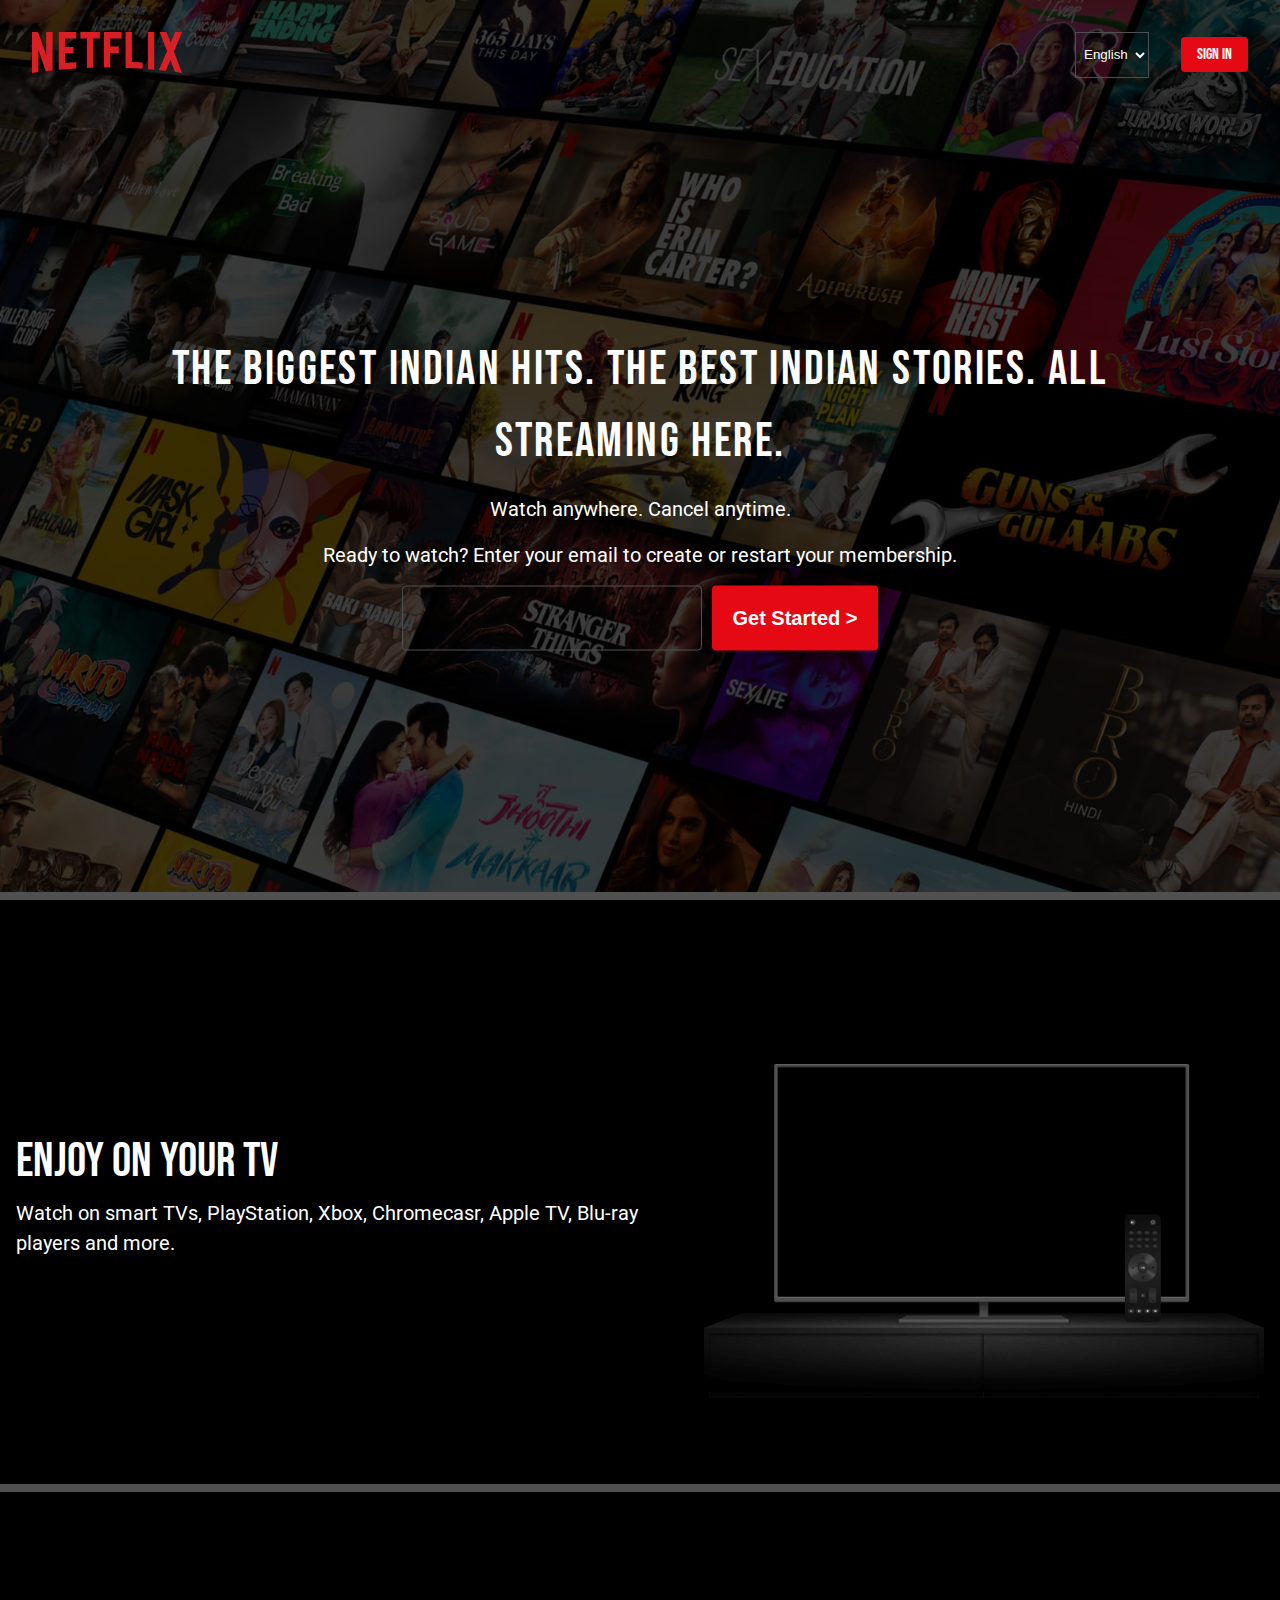
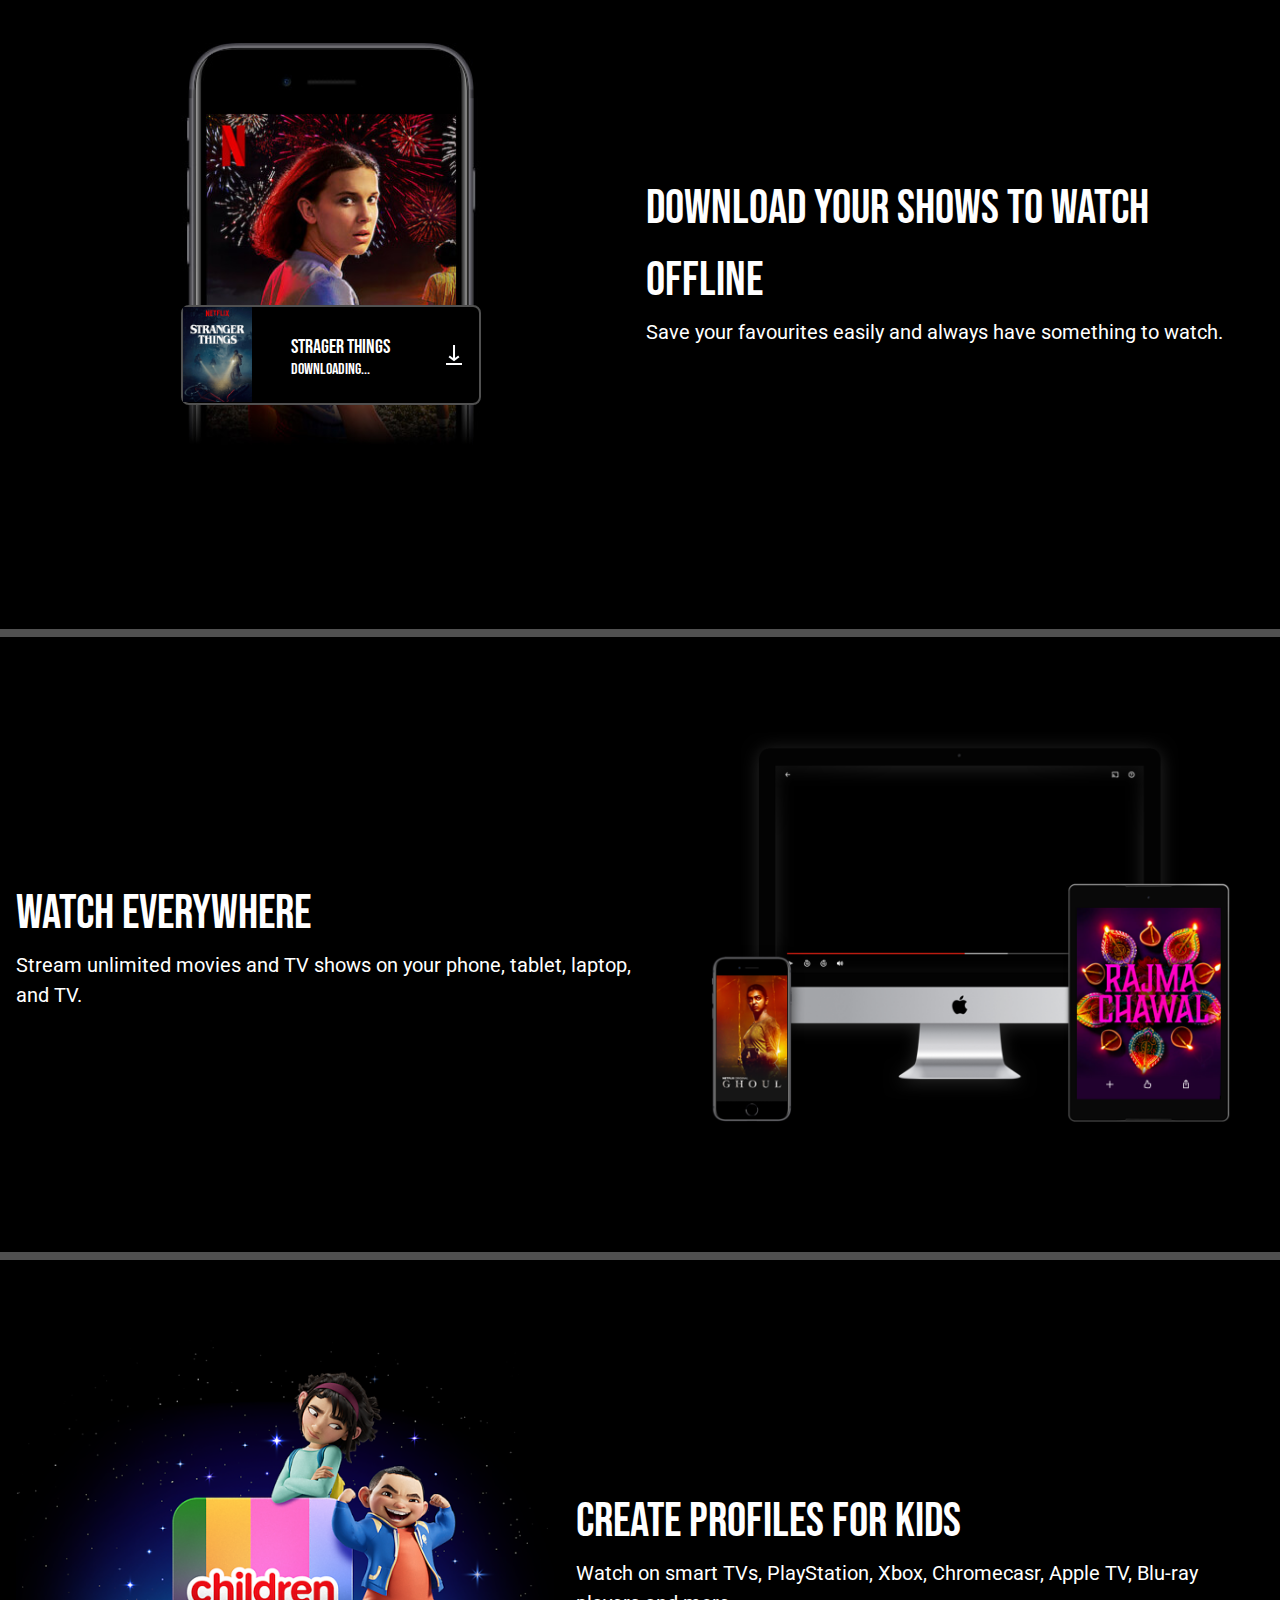
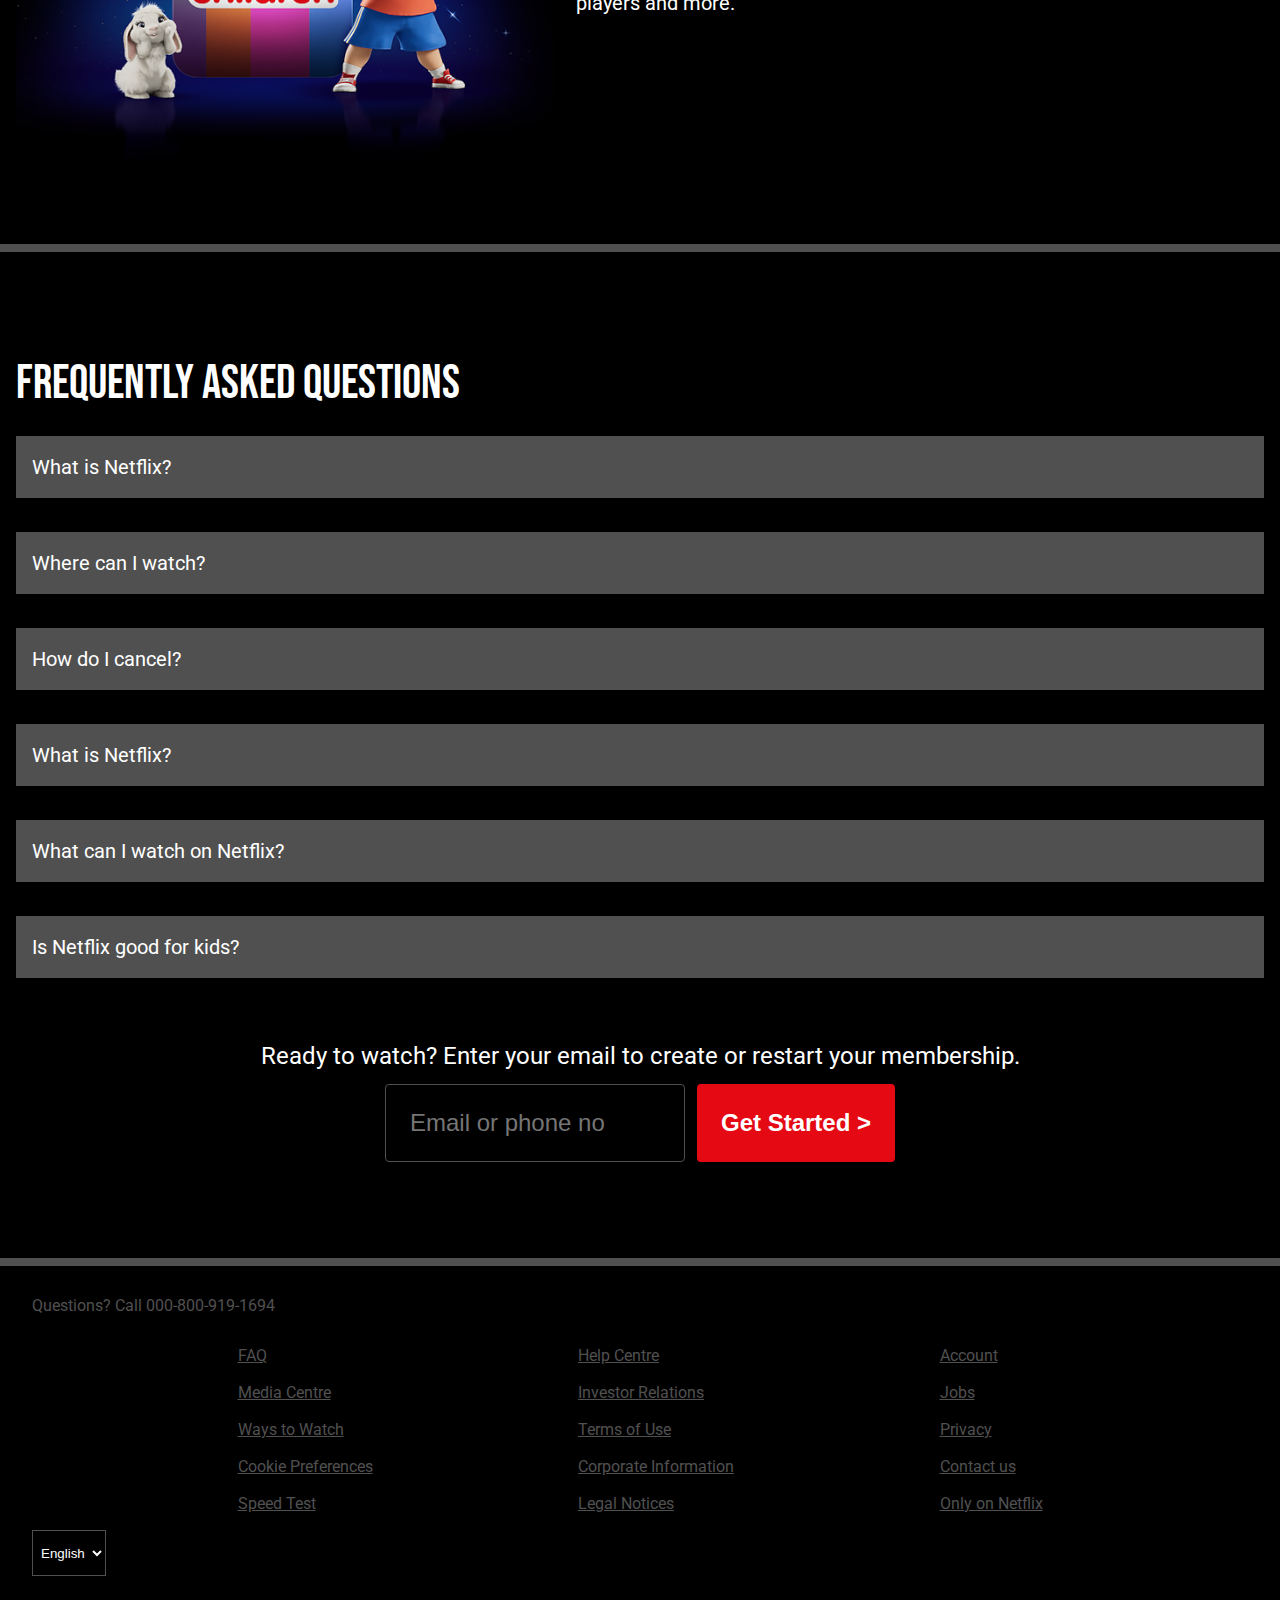
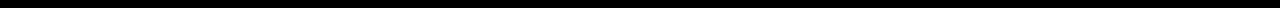
<file: netflix landing page/index.html>
<!DOCTYPE html>
<html lang="en">

<head>
	<meta charset="utf-8">
	<meta name="viewport" content="width=device-width,initial-cale=1.0">
	<meta name="keywords" content="one, two, three">
	<title>India – Watch TV Shows Online, Watch Movies Online</title>

	<!-- google FONTS link -->
	<link rel="preconnect" href="https://fonts.googleapis.com">
	<link rel="preconnect" href="https://fonts.gstatic.com" crossorigin>
	<link href="https://fonts.googleapis.com/css2?family=Bebas+Neue&family=Roboto&display=swap" rel="stylesheet">

	<!-- external ICONS link -->
	<link rel="stylesheet" href="https://cdnjs.cloudflare.com/ajax/libs/font-awesome/6.4.2/css/all.min.css"
		integrity="sha512-z3gLpd7yknf1YoNbCzqRKc4qyor8gaKU1qmn+CShxbuBusANI9QpRohGBreCFkKxLhei6S9CQXFEbbKuqLg0DA=="
		crossorigin="anonymous" referrerpolicy="no-referrer" />

	<!-- external CSS link -->
	<link rel="stylesheet" href="css/reset.css">
	<link rel="stylesheet" href="css/utilities.css">
	<link rel="stylesheet" href="css/style.css">

</head>

<body>
	<section class="intro">
		<header>
			<div class="logo">
				<img src="assets/Netflix_2015_logo.svg" alt="">
			</div>

			<div class="navigation">
				<select name="" id="" class="light">
					<option value=""><i class="fa-solid fa-globe"></i>English</option>
				</select>

				<div class="sign-up">
					<a href="login-form.html">Sign in</a>
				</div>
			</div>
		</header>
		<div class="hero">
			<div class="hero-content">

				<h1 class="section-title text-align-center light">
					The biggest Indian hits. The best Indian stories. All streaming here.
				</h1>
				<h5 class="text-align-center light roboto">
					Watch anywhere. Cancel anytime.
				</h5>
				<h5 class="text-align-center light roboto">
					Ready to watch? Enter your email to create or restart your membership.
				</h5>
				<div class="set-up text-align-center">
					<input type="email" class="light">
					<button class="light">Get Started ></button>
				</div>
			</div>
		</div>


	</section>
	<section class="enjoy light">
		<div class="section-wrapper">
			<div class="section-wrapper row flex space-between">
				<div class="content flex column center">
					<h1>Enjoy on your TV</h1>
					<h4 class="roboto">Watch on smart TVs, PlayStation, Xbox, Chromecasr, Apple TV, Blu-ray players and
						more.
					</h4>
				</div>
				<div class="image">
					<img src="assets/tv.png" alt="">
				</div>
			</div>
		</div>
	</section>

	<section class="download light">
		<div class="section-wrapper row flex space-between">
			<div class="image">
				<img src="assets/mobile-0819.jpg" alt="">
				<div class="download-content-bar flex space-between align-center">
					<img class="box-shot-img" src="assets/boxshot.png" alt="">
					<div class="light">
						<h4>Strager Things</h4>
						<small>Downloading...</small>
					</div>
					<img class="download-icon-gif" src="assets/download-icon.gif" alt="">
				</div>
			</div>
			<div class="content flex column center">

				<h1>Download your shows to watch offline
				</h1>
				<h4 class="roboto">Save your favourites easily and always have something to watch.
				</h4>
			</div>

		</div>
	</section>
	<section class="watch-everywhere light">
		<div class="section-wrapper">
			<div class="section-wrapper row flex space-between">
				<div class="content flex column center">
					<h1>Watch everywhere</h1>
					<h4 class="roboto">Stream unlimited movies and TV shows on your phone, tablet, laptop, and TV.
					</h4>
				</div>
				<div class="image">
					<img src="assets/device-pile-in.png" alt="">
				</div>
			</div>
		</div>
	</section>

	<section class="kids light">
		<div class="section-wrapper">
			<div class="section-wrapper row flex space-between">
				<div class="image">
					<img src="assets/kids-profile.png" alt="">
				</div>

				<div class="content flex column center">
					<h1>Create profiles for kids</h1>
					<h4 class="roboto">Watch on smart TVs, PlayStation, Xbox, Chromecasr, Apple TV, Blu-ray players and
						more.
					</h4>
				</div>
			</div>
		</div>
	</section>
	<section class="faq light">
		<div class="section-wrapper">
			<h1>Frequently Asked Questions</h1>
			<div class=" questions active q1 roboto">
				<div class="question flex space-between">
					<h4 class="">What is Netflix?</h4>
					<i class="fa-solid fa-plus show"></i>
					<i class="fa-solid fa-x hide"></i>
				</div>
				<div class="answer">
					<p class="">Watch Netflix on your smartphone, tablet, Smart TV, laptop, or streaming device, all for
						one fixed monthly fee. Plans range from ₹ 149 to ₹ 649 a month. No extra costs, no contracts.
					</p>
				</div>
			</div>
			<div class=" questions active q1 roboto">
				<div class="question flex space-between">
					<h4 class="">Where can I watch?</h4>
					<i class="fa-solid fa-plus show"></i>
					<i class="fa-solid fa-x hide"></i>
				</div>
				<div class="answer">
					<p class="">Watch anywhere, anytime. Sign in with your Netflix account to watch instantly on the web
						at netflix.com from your personal computer or on any internet-connected device that offers the
						Netflix app, including smart TVs, smartphones, tablets, streaming media players and game
						consoles.
						<br><br>
						You can also download your favourite shows with the iOS, Android, or Windows 10 app. Use
						downloads to watch while you're on the go and without an internet connection. Take Netflix with
						you anywhere.
					</p>
				</div>
			</div>
			<div class=" questions active q1 roboto">
				<div class="question flex space-between">
					<h4 class="">How do I cancel?</h4>
					<i class="fa-solid fa-plus show"></i>
					<i class="fa-solid fa-x hide"></i>
				</div>
				<div class="answer">
					<p class="">Netflix is flexible. There are no annoying contracts and no commitments. You can easily
						cancel your account online in two clicks. There are no cancellation fees – start or stop your
						account anytime.
					</p>
				</div>
			</div>
			<div class=" questions active q1 roboto">
				<div class="question flex space-between">
					<h4 class="">What is Netflix?</h4>
					<i class="fa-solid fa-plus show"></i>
					<i class="fa-solid fa-x hide"></i>
				</div>
				<div class="answer">
					<p class="">Netflix is a streaming service that offers a wide variety of award-winning TV shows,
						movies, anime,
						documentaries and more – on thousands of internet-connected devices.
						<br><br>
						You can watch as much as you want, whenever you want, without a single ad – all for one low
						monthly
						price. There's always something new to discover, and new TV shows and movies are added every
						week!
					</p>
				</div>
			</div>
			<div class=" questions active q1 roboto">
				<div class="question flex space-between">
					<h4 class="">What can I watch on Netflix?</h4>
					<i class="fa-solid fa-plus show"></i>
					<i class="fa-solid fa-x hide"></i>
				</div>
				<div class="answer">
					<p class="">Netflix has an extensive library of feature films, documentaries, TV shows, anime,
						award-winning Netflix originals, and more. Watch as much as you want, anytime you want.
					</p>
				</div>
			</div>
			<div class=" questions active q1 roboto">
				<div class="question flex space-between">
					<h4 class="">Is Netflix good for kids?</h4>
					<i class="fa-solid fa-plus show"></i>
					<i class="fa-solid fa-x hide"></i>
				</div>
				<div class="answer">
					<p class="">The Netflix Kids experience is included in your membership to give parents control while
						kids enjoy family-friendly TV shows and films in their own space.
						<br><br>

						Kids profiles come with PIN-protected parental controls that let you restrict the maturity
						rating of content kids can watch and block specific titles you don’t want kids to see.
					</p>
				</div>
			</div>
			<p class="roboto text-align-center">Ready to watch? Enter your email to create or restart your membership.
			</p>
			<div class="set-up text-align-center flex wrap center">
				<input type="email" placeholder="Email or phone no" class="light">
				<button class="light">Get Started ></button>
			</div>
		</div>
	</section>
	<footer class="roboto">
		<p>Questions? Call 000-800-919-1694</p>
		<div class="flex space-evenly">
			<ul class="flex column">
				<li>FAQ</li>
				<li>Media Centre</li>
				<li>Ways to Watch</li>
				<li>Cookie Preferences</li>
				<li>Speed Test</li>
			</ul>
			<ul>
				<li>
					Help Centre</li>
				<li>Investor Relations</li>
				<li>
					Terms of Use</li>
				<li>
					Corporate Information</li>
				<li>Legal Notices</li>
			</ul>
			<ul>
				<li>Account</li>
				<li>Jobs</li>
				<li>Privacy</li>
				<li>Contact us</li>
				<li>Only on Netflix</li>
			</ul>
		</div>

		<select name="" id="" class="light">
			<option value="">English</option>
		</select>
	</footer>

	<script type="text/javascript" src="js/main.js"></script>
</body>


</html>
</file>
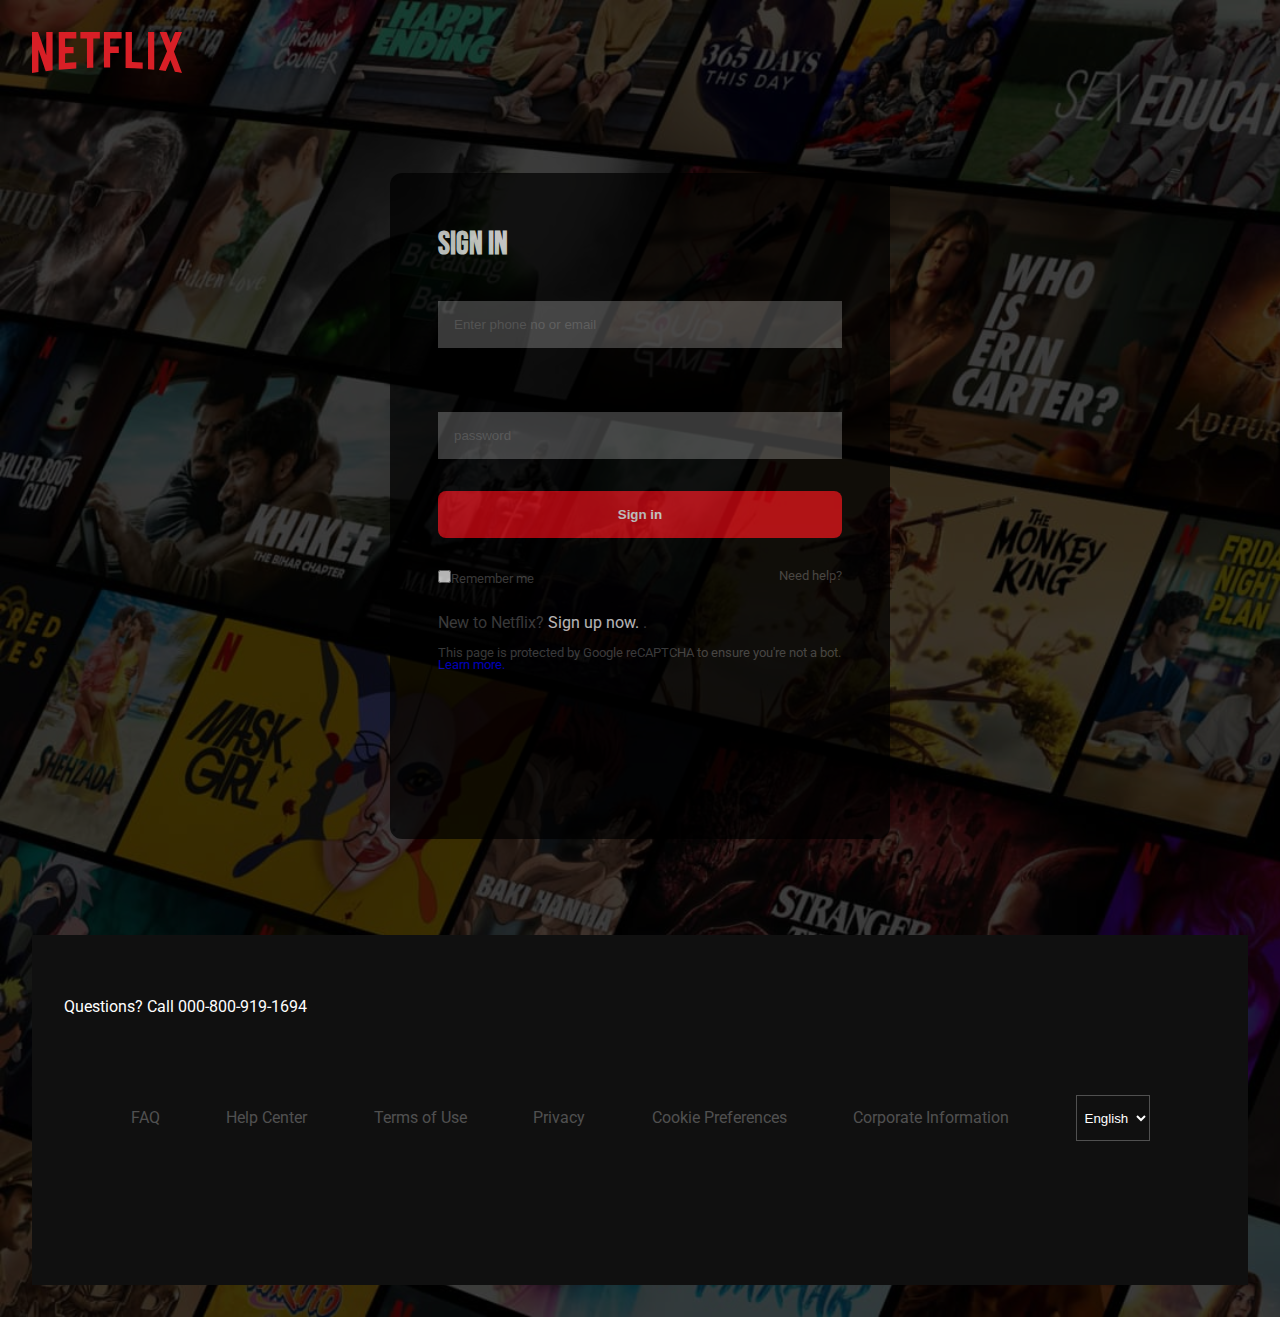
<file: netflix landing page/login-form.html>
<!DOCTYPE html>
<html lang="en">

<head>
    <meta charset="utf-8">
    <meta name="viewport" content="width=device-width,initial-cale=1.0">
    <meta name="keywords" content="one, two, three">

    <title>Netflix</title>

    <!-- google FONTS link -->
    <link rel="preconnect" href="https://fonts.googleapis.com">
    <link rel="preconnect" href="https://fonts.gstatic.com" crossorigin>
    <link href="https://fonts.googleapis.com/css2?family=Bebas+Neue&family=Roboto&display=swap" rel="stylesheet">

    <!-- external ICONS link -->
    <link rel="stylesheet" href="https://cdnjs.cloudflare.com/ajax/libs/font-awesome/6.4.2/css/all.min.css"
        integrity="sha512-z3gLpd7yknf1YoNbCzqRKc4qyor8gaKU1qmn+CShxbuBusANI9QpRohGBreCFkKxLhei6S9CQXFEbbKuqLg0DA=="
        crossorigin="anonymous" referrerpolicy="no-referrer" />

    <!-- external CSS link -->
    <link rel="stylesheet" href="css/reset.css">
    <link rel="stylesheet" href="css/style.css">
    <link rel="stylesheet" href="css/utilities.css">
</head>

<body>
    <main>
        <div class="logo">
            <img src="assets/Netflix_2015_logo.svg" alt="">
        </div>
        <form action="" class="login-form light flex column">
            <h2 class="light">Sign In</h2>
            <input type="email" class="light" placeholder="Enter phone no or email">
            <input type="password" class="light" placeholder="password">
            <button class="light">Sign in</button>
            <div class="flex space-between align-center roboto">
                <label for="" class="remember-me"><input type="checkbox" class="">Remember me</label>
                <a href="" class="need-help">Need help?</a>
            </div>
            <div class="new-to-netlfix roboto">

                New to Netflix?<span class="light">

                    Sign up now.
                </span>.
                <p>This page is protected by Google reCAPTCHA to ensure you're not a bot. <a href="">Learn more.</a></p>
            </div>
        </form>
        <div class="footer roboto">
            <p class="light">Questions? Call 000-800-919-1694</p>
            <ul class="flex space-evenly wrap light wrap">
                <li>FAQ</li>
                <li>Help Center</li>
                <li>Terms of Use</li>
                <li>Privacy</li>
                <li>Cookie Preferences</li>
                <li>Corporate Information</li>
                <li><select name="" id="" class="light">
                        <option value="">English</option>
                    </select></li>
            </ul>

        </div>
    </main>
</body>

</html>
</file>
<file: netflix landing page/css/utilities.css>
.text-align-center {
    text-align: center;
}

.light {
    color: var(--clr-light);
}

.roboto {
    font-family: var(--ff-secondary);
}

.space-between {
    justify-content: space-between;
}

.center {
    justify-content: center;
}

.align-center {
    align-items: center;
}

.flex {
    display: flex;
}

.row {
    flex-direction: row;
}

.wrap {
    flex-wrap: wrap;
}

.column {
    flex-direction: column;
}

.space-evenly {
    justify-content: space-evenly;
}
</file>
<file: netflix landing page/css/style.css>
/* Box Model Hack */
* {
     box-sizing: border-box;
}

/* Clear fix hack */
.clearfix:after {
     content: ".";
     display: block;
     clear: both;
     visibility: hidden;
     line-height: 0;
     height: 0;
}

.clear {
     clear: both;
}

:root {
     --clr-red: #E50914;
     --clr-light: #ffffff;
     --clr-dark: #000000;
     --clr-less-dark: #505050;
     --fs-h1: 3rem;
     --fs-h2: 2rem;
     --fs-h3: 1.5rem;
     --fs-h4: 1.25rem;
     --fw-bold: 600;
     --fw-light: 300;
     --ff-primary: 'Bebas Neue', sans-serif;
     --ff-secondary: 'Roboto', sans-serif;
     --br-main: 4px;
}

/******************************************
/* TYPOGRAPHY
/*******************************************/
h1,
h2,
h3,
h4,
h5,
h6 {
     line-height: 1.5;
}

h1 {
     font-size: var(--fs-h1);

}

h2 {
     font-size: var(--fs-h2);
     font-weight: var(--fw-bold);
}

h3 {
     font-size: var(--fs-h3);
}

h4,
h5,
h6 {
     font-size: var(--fs-h4);
}

@media (max-width:600px) {
     :root {
          --fs-h1: 2.7rem;
          --fs-h2: 1.7rem;
          --fs-h3: 1.2rem;
     }
}

a {
     text-decoration: none;
     color: var(--clr-light);
}

button:active {
     transition: all .3s ease-in-out;
     transform: scale(.97);
}

section {
     border-bottom: 8px solid var(--clr-less-dark);
}

.section-wrapper {
     max-width: 1400px;
     margin: 0 auto;
}

img {
     max-width: 100%;
}

/******************************************
/* BASE STYLES
/*******************************************/

body {
     font-family: var(--ff-primary);
}


/******************************************
/* LAYOUT
/*******************************************/




.intro {
     background-color: var(--clr-less-dark);
     background-image: url(../assets/IN-en-20230904-popsignuptwoweeks-perspective_alpha_website_large.jpg);
     background-size: cover;
     background-repeat: no-repeat;
     background-blend-mode: multiply;
     height: 100vh;
     padding: 2rem;

}

header {
     display: flex;
     justify-content: space-between;
}

.logo {
     color: var(--clr-red);
     width: 150px;
}

.logo img {
     max-width: 100%;
}

.navigation {
     display: flex;
     gap: 2rem;
     align-items: center;
}

select {
     background: transparent;
     padding: 1em .3em;
     border: 1.5px solid var(--clr-less-dark);
}

.sign-up a {
     background: var(--clr-red);
     padding: .5em 1em;
     border-radius: var(--br-main);
     align-self: center;
}

@media (max-width:500px) {
     .logo {
          width: 90px;
     }

     .section-title {
          line-height: 1.2;
     }
}

.hero {
     display: flex;
     justify-content: center;
     align-items: center;
     height: 100%;
     max-width: 1000px;
     margin: 0 auto;
     position: relative;
}

.hero-content {
     display: flex;
     flex-direction: column;
     align-self: center;
     gap: 1rem;
     position: absolute;
     top: 50%;
     transform: translateY(-50%);
}

.section-title {
     line-height: 1.5;
     letter-spacing: .05em;
}

.set-up {
     margin: 0 auto;
     display: flex;
     flex-wrap: wrap;
     gap: .5em;
     font-size: 20px;
}

.set-up input {
     width: 300px;
     padding: 1em;
     background: transparent;
     border: none;
     border: 1px solid var(--clr-less-dark);
     border-radius: var(--br-main);
     font-size: inherit;
     margin: 0 auto;
}

.set-up button {
     background-color: var(--clr-red);
     font-weight: var(--fw-bold);
     padding: 1em;
     border: none;
     font-size: inherit;
     border-radius: var(--br-main);
     cursor: pointer;
     margin: 0 auto;
}

.enjoy,
.download,
.watch-everywhere,
.kids,
.faq {
     padding: 5em 1em;
     background-color: var(--clr-dark);

}

.download .image {
     position: relative;
}

.download-content-bar {
     max-width: 300px;
     background: var(--clr-dark);
     height: 100px;
     border: 2px solid var(--clr-less-dark);
     border-radius: 8px;
     transform: translateY(-9rem);
     margin: 0 auto;
}

.box-shot-img {
     max-height: 100%;
}

.download-icon-gif {
     height: 50px;
     width: 50px;
}

/******************************************
/* FAQ
/*******************************************/
.questions {
     margin: 1rem 0;
}

.question,
.answer {
     padding: 1em;
     background: var(--clr-less-dark);
}

.question {
     border-bottom: 2px solid var(--clr-dark);
}

.question i {
     font-size: var(--fs-h2);
     cursor: pointer;
}

.answer {
     height: 0px;
     padding: 0;
     overflow: hidden;
     transition: all .3s ease-in-out;
}

.hide {
     display: none;
}

.question.active i.show {
     display: none;
}

.question.active .hide {
     display: block;
}

.question.active+.answer {
     height: fit-content;
     padding: 1em;
}

.faq p,
.faq p+div {
     margin-top: 3rem;
     font-size: var(--fs-h3)
}

.enjoy {}

.faq div:last-child {
     width: fit-content;
     margin: 1rem auto;
}

footer {
     color: var(--clr-less-dark);
     background: var(--clr-dark);
     padding: 2rem;
}

footer p {
     margin-bottom: 2rem;

}

footer li {
     text-decoration: underline;
     line-height: 1.3;
     margin-bottom: 1rem;
}

@media (max-width:800px) {
     .section-wrapper {
          flex-direction: column;
          align-items: center;
     }

     footer div {
          flex-direction: column;
     }

}

/******************************************
/* ADDITIONAL STYLES
/*******************************************/

main {
     background-color: var(--clr-less-dark);
     background-image: url(../assets/heroimage.jpg);
     background-blend-mode: multiply;
     background-size: cover;
     background-repeat: no-repeat;
     min-height: 100vh;
     position: relative;
     padding: 2rem;
}



.login-form {
     width: 500px;
     max-width: 100%;
     padding: 3rem;
     background-color: var(--clr-dark);
     margin: 6rem auto;
     padding-bottom: 4rem;
     border-radius: 12px;
     aspect-ratio: 9/12;
     opacity: .7;

}

.login-form input {
     background: var(--clr-less-dark);
     border: none;
     margin: 2rem 0;
     padding: 1rem;
     font-size: 1.2;
}

.login-form button {
     background-color: var(--clr-red);
     padding: 1rem;
     border-radius: 8px;
     border: 0;
     font-weight: var(--fw-bold);
     cursor: pointer;
}

.remember-me,
.need-help {
     font-size: .8rem;
     color: var(--clr-less-dark);
     align-self: center;
}



.new-to-netlfix {
     color: var(--clr-less-dark);
}

.new-to-netlfix p {
     margin-top: 1rem;
     font-size: .8rem;
}

.new-to-netlfix a {
     color: blue;
}

.footer {
     background-color: #101010;
     background-blend-mode: multiply;
     padding: 4rem 2rem;

}

.footer ul li {
     align-self: center;
     color: #505050;
     gap: 300px;
     margin: 5rem 0;
}

@media (max-width:800px) {
     .footer ul {
          flex-direction: column;
          gap: 1rem;
     }

     .footer ul li {
          margin: 0 auto;

     }
}
</file>
